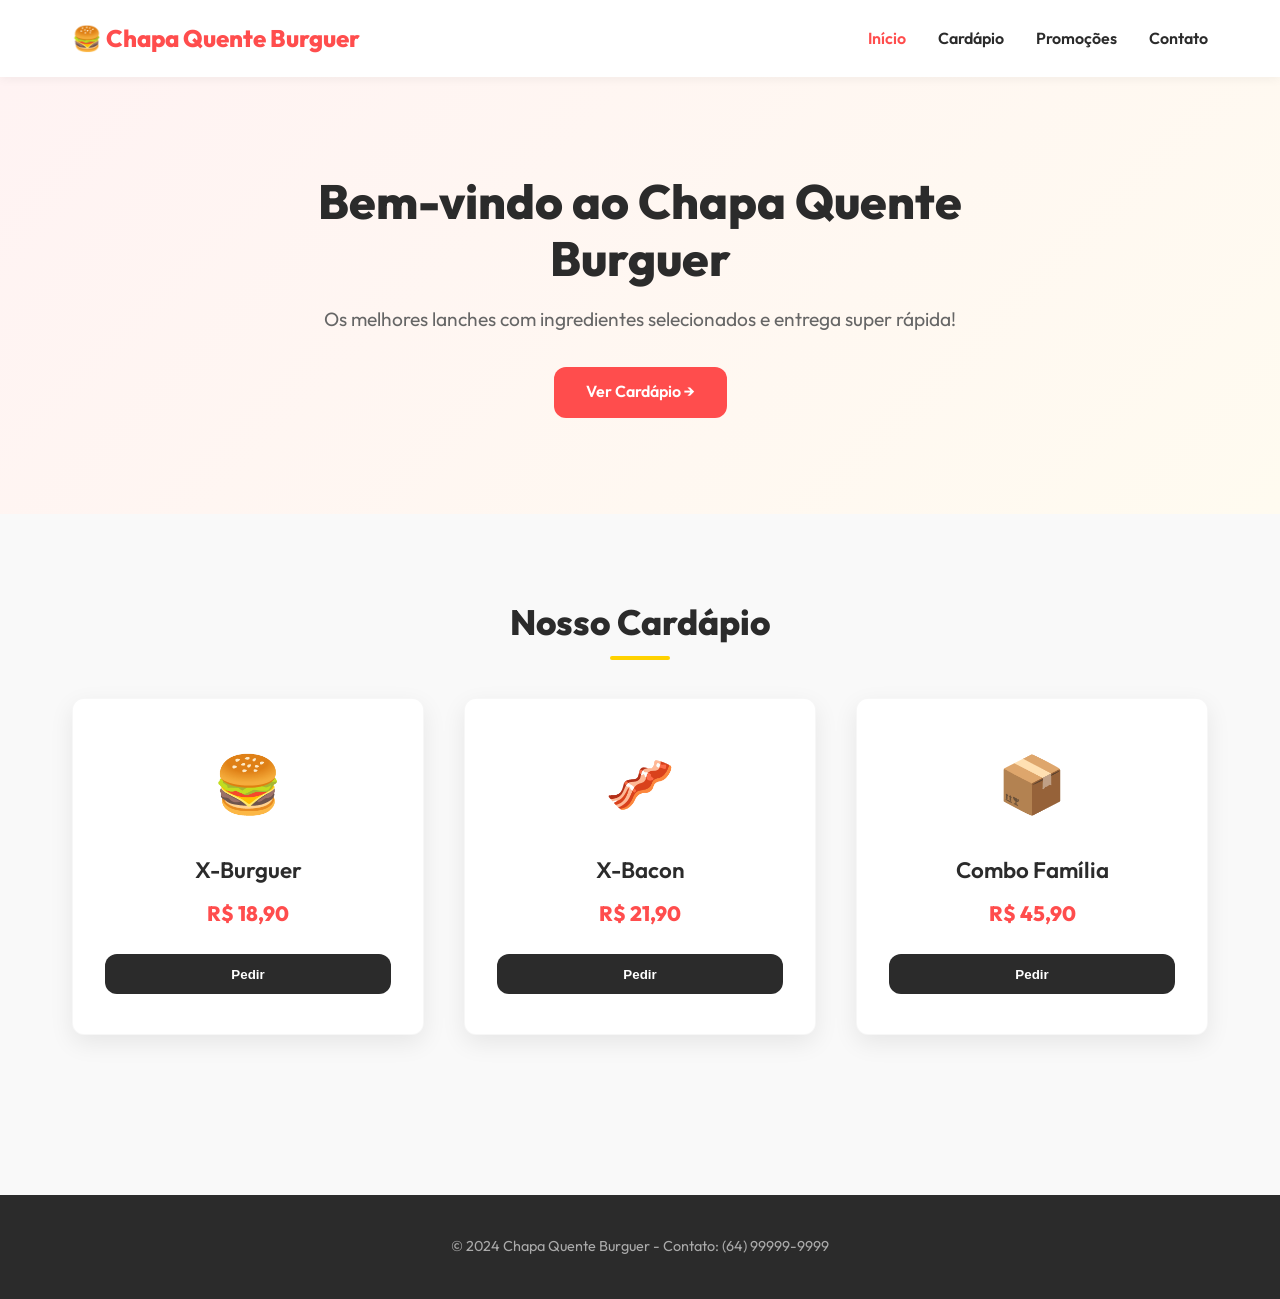
<file: index.html>
<!DOCTYPE html>
<html lang="pt-BR">
<head>
    <meta charset="UTF-8">
    <meta name="viewport" content="width=device-width, initial-scale=1.0">
    <title>Chapa Quente Burguer - Oficial</title>
    <link rel="stylesheet" href="style.css">
    <link href="https://fonts.googleapis.com/css2?family=Outfit:wght@300;400;600;800&display=swap" rel="stylesheet">
</head>
<body>
    <header>
        <nav class="navbar">
            <div class="logo">🍔 Chapa Quente Burguer</div>
            <ul class="nav-links">
                <li><a href="index.html" class="active">Início</a></li>
                <li><a href="#cardapio">Cardápio</a></li>
                <li><a href="promocoes.html">Promoções</a></li>
                <li><a href="#contato">Contato</a></li>
            </ul>
        </nav>
    </header>

    <main>
        <section id="hero">
            <div class="hero-content">
                <h1>Bem-vindo ao Chapa Quente Burguer</h1>
                <p>Os melhores lanches com ingredientes selecionados e entrega super rápida!</p>
                <a href="#cardapio" class="btn btn-primary">Ver Cardápio →</a>
            </div>
        </section>

        <section id="cardapio">
            <h2>Nosso Cardápio</h2>
            <div class="cardapio-grid">
                <div class="card-item">
                    <div class="card-img-placeholder">🍔</div>
                    <h3>X-Burguer</h3>
                    <p class="price">R$ 18,90</p>
                    <button class="btn btn-order" onclick="fazerPedido('X-Burguer')">Pedir</button>
                </div>

                <div class="card-item">
                    <div class="card-img-placeholder">🥓</div>
                    <h3>X-Bacon</h3>
                    <p class="price">R$ 21,90</p>
                    <button class="btn btn-order" onclick="fazerPedido('X-Bacon')">Pedir</button>
                </div>

                <div class="card-item">
                    <div class="card-img-placeholder">📦</div>
                    <h3>Combo Família</h3>
                    <p class="price">R$ 45,90</p>
                    <button class="btn btn-order" onclick="fazerPedido('Combo Família')">Pedir</button>
                </div>
            </div>
        </section>
    </main>

    <footer>
        <p>&copy; 2024 Chapa Quente Burguer - Contato: (64) 99999-9999</p>
    </footer>

    <script src="cardapio.js"></script>
</body>
</html>
</file>
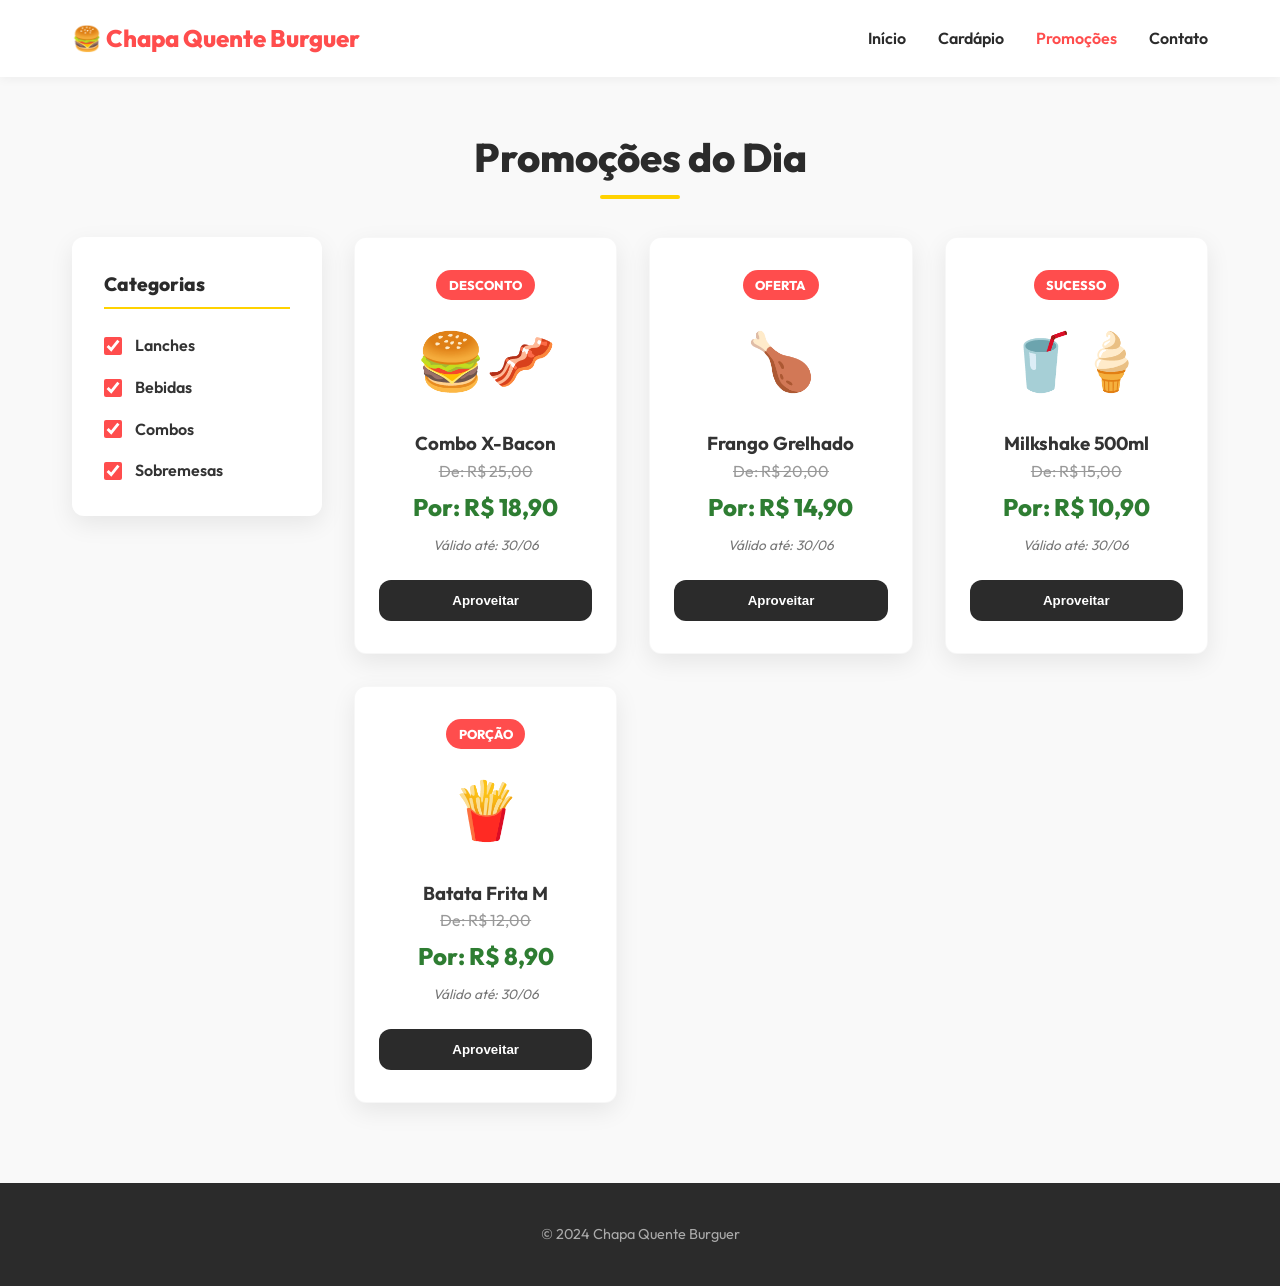
<file: promocoes.html>
<!DOCTYPE html>
<html lang="pt-BR">
<head>
    <meta charset="UTF-8">
    <meta name="viewport" content="width=device-width, initial-scale=1.0">
    <title>Promoções - Chapa Quente Burguer</title>
    <link rel="stylesheet" href="style.css">
    <link href="https://fonts.googleapis.com/css2?family=Outfit:wght@300;400;600;800&display=swap" rel="stylesheet">
    <style>
        /* Custom styles for promotions page matching the wireframe */
        .promo-container {
            display: grid;
            grid-template-columns: 250px 1fr;
            gap: 2rem;
            max-width: 1200px;
            margin: 3rem auto;
            padding: 0 2rem;
        }

        aside.categories-sidebar {
            background-color: #ffffff;
            border-radius: var(--border-radius);
            padding: 2rem;
            box-shadow: var(--card-shadow);
            height: fit-content;
        }

        aside.categories-sidebar h3 {
            font-size: 1.2rem;
            font-weight: 800;
            margin-bottom: 1.5rem;
            color: var(--dark-color);
            border-bottom: 2px solid var(--secondary-color);
            padding-bottom: 0.5rem;
        }

        .category-filter {
            display: flex;
            flex-direction: column;
            gap: 1rem;
        }

        .filter-item {
            display: flex;
            align-items: center;
            gap: 0.8rem;
            cursor: pointer;
            font-weight: 600;
        }

        .filter-item input {
            width: 18px;
            height: 18px;
            accent-color: var(--primary-color);
            cursor: pointer;
        }

        .promo-header {
            text-align: center;
            margin-top: 3rem;
        }

        .promo-header h1 {
            font-size: 2.5rem;
            font-weight: 800;
            color: var(--dark-color);
            position: relative;
            display: inline-block;
        }

        .promo-header h1::after {
            content: '';
            position: absolute;
            bottom: -10px;
            left: 50%;
            transform: translateX(-50%);
            width: 80px;
            height: 4px;
            background-color: var(--secondary-color);
            border-radius: 2px;
        }

        .promo-grid {
            display: grid;
            grid-template-columns: repeat(auto-fit, minmax(250px, 1fr));
            gap: 2rem;
        }

        .promo-card {
            background: #ffffff;
            border-radius: var(--border-radius);
            padding: 2rem 1.5rem;
            box-shadow: var(--card-shadow);
            border: 1px solid rgba(0, 0, 0, 0.03);
            text-align: center;
            transition: var(--transition);
        }

        .promo-card:hover {
            transform: translateY(-5px);
            box-shadow: 0 12px 30px rgba(0, 0, 0, 0.12);
        }

        .promo-badge {
            display: inline-block;
            background-color: var(--primary-color);
            color: white;
            font-size: 0.8rem;
            font-weight: 800;
            padding: 0.3rem 0.8rem;
            border-radius: 20px;
            margin-bottom: 1rem;
        }

        .old-price {
            text-decoration: line-through;
            color: #999;
            font-size: 1rem;
            margin-bottom: 0.2rem;
        }

        .new-price {
            font-size: 1.5rem;
            font-weight: 800;
            color: #2e7d32;
            margin-bottom: 0.5rem;
        }

        .expiry-date {
            font-size: 0.85rem;
            color: #777;
            margin-bottom: 1.5rem;
            font-style: italic;
        }

        @media (max-width: 768px) {
            .promo-container {
                grid-template-columns: 1fr;
            }
        }
    </style>
</head>
<body>
    <header>
        <nav class="navbar">
            <div class="logo">🍔 Chapa Quente Burguer</div>
            <ul class="nav-links">
                <li><a href="index.html">Início</a></li>
                <li><a href="index.html#cardapio">Cardápio</a></li>
                <li><a href="promocoes.html" class="active">Promoções</a></li>
                <li><a href="#contato">Contato</a></li>
            </ul>
        </nav>
    </header>

    <div class="promo-header">
        <h1>Promoções do Dia</h1>
    </div>

    <main class="promo-container">
        <aside class="categories-sidebar">
            <h3>Categorias</h3>
            <div class="category-filter">
                <label class="filter-item">
                    <input type="checkbox" checked> Lanches
                </label>
                <label class="filter-item">
                    <input type="checkbox" checked> Bebidas
                </label>
                <label class="filter-item">
                    <input type="checkbox" checked> Combos
                </label>
                <label class="filter-item">
                    <input type="checkbox" checked> Sobremesas
                </label>
            </div>
        </aside>

        <section class="promo-grid">
            <div class="promo-card">
                <span class="promo-badge">DESCONTO</span>
                <div class="card-img-placeholder">🍔🥓</div>
                <h3>Combo X-Bacon</h3>
                <p class="old-price">De: R$ 25,00</p>
                <p class="new-price">Por: R$ 18,90</p>
                <p class="expiry-date">Válido até: 30/06</p>
                <button class="btn btn-order" onclick="aproveitarPromo('Combo X-Bacon')">Aproveitar</button>
            </div>

            <div class="promo-card">
                <span class="promo-badge">OFERTA</span>
                <div class="card-img-placeholder">🍗</div>
                <h3>Frango Grelhado</h3>
                <p class="old-price">De: R$ 20,00</p>
                <p class="new-price">Por: R$ 14,90</p>
                <p class="expiry-date">Válido até: 30/06</p>
                <button class="btn btn-order" onclick="aproveitarPromo('Frango Grelhado')">Aproveitar</button>
            </div>

            <div class="promo-card">
                <span class="promo-badge">SUCESSO</span>
                <div class="card-img-placeholder">🥤🍦</div>
                <h3>Milkshake 500ml</h3>
                <p class="old-price">De: R$ 15,00</p>
                <p class="new-price">Por: R$ 10,90</p>
                <p class="expiry-date">Válido até: 30/06</p>
                <button class="btn btn-order" onclick="aproveitarPromo('Milkshake 500ml')">Aproveitar</button>
            </div>

            <div class="promo-card">
                <span class="promo-badge">PORÇÃO</span>
                <div class="card-img-placeholder">🍟</div>
                <h3>Batata Frita M</h3>
                <p class="old-price">De: R$ 12,00</p>
                <p class="new-price">Por: R$ 8,90</p>
                <p class="expiry-date">Válido até: 30/06</p>
                <button class="btn btn-order" onclick="aproveitarPromo('Batata Frita M')">Aproveitar</button>
            </div>
        </section>
    </main>

    <footer>
        <p>&copy; 2024 Chapa Quente Burguer</p>
    </footer>

    <script>
        function aproveitarPromo(promoNome) {
            alert(`Promoção Aproveitada! Você adicionou ${promoNome} ao carrinho com desconto! 💸🤩`);
        }
    </script>
</body>
</html>
</file>
<file: style.css>
/* style.css - Estilos da Lanchonete do Bairro */
:root {
    --primary-color: #ff4d4d;
    --primary-hover: #e03d3d;
    --secondary-color: #ffd200;
    --dark-color: #2b2b2b;
    --light-color: #f9f9f9;
    --text-color: #333333;
    --card-shadow: 0 8px 24px rgba(0, 0, 0, 0.08);
    --border-radius: 12px;
    --transition: all 0.3s cubic-bezier(0.25, 0.8, 0.25, 1);
}

* {
    margin: 0;
    padding: 0;
    box-sizing: border-box;
}

body {
    font-family: 'Outfit', -apple-system, BlinkMacSystemFont, 'Segoe UI', Roboto, sans-serif;
    color: var(--text-color);
    background-color: var(--light-color);
    line-height: 1.6;
}

/* Navbar */
header {
    background-color: #ffffff;
    box-shadow: 0 2px 10px rgba(0, 0, 0, 0.05);
    position: sticky;
    top: 0;
    z-index: 1000;
}

.navbar {
    display: flex;
    justify-content: space-between;
    align-items: center;
    max-width: 1200px;
    margin: 0 auto;
    padding: 1.2rem 2rem;
}

.logo {
    font-size: 1.5rem;
    font-weight: 800;
    color: var(--primary-color);
}

.nav-links {
    display: flex;
    list-style: none;
    gap: 2rem;
}

.nav-links a {
    text-decoration: none;
    color: var(--dark-color);
    font-weight: 600;
    transition: var(--transition);
}

.nav-links a:hover,
.nav-links a.active {
    color: var(--primary-color);
}

/* Hero Section */
#hero {
    background: linear-gradient(135deg, #fff3f3 0%, #fffbf0 100%);
    padding: 6rem 2rem;
    text-align: center;
}

.hero-content {
    max-width: 800px;
    margin: 0 auto;
}

.hero-content h1 {
    font-size: 3rem;
    font-weight: 800;
    color: var(--dark-color);
    margin-bottom: 1rem;
    line-height: 1.2;
}

.hero-content p {
    font-size: 1.2rem;
    color: #666;
    margin-bottom: 2rem;
}

/* Buttons */
.btn {
    display: inline-block;
    padding: 0.8rem 2rem;
    border-radius: var(--border-radius);
    font-weight: 600;
    text-decoration: none;
    border: none;
    cursor: pointer;
    transition: var(--transition);
}

.btn-primary {
    background-color: var(--primary-color);
    color: white;
}

.btn-primary:hover {
    background-color: var(--primary-hover);
    transform: translateY(-2px);
    box-shadow: 0 4px 12px rgba(255, 77, 77, 0.3);
}

.btn-order {
    background-color: var(--dark-color);
    color: white;
    width: 100%;
}

.btn-order:hover {
    background-color: var(--primary-color);
    transform: translateY(-2px);
}

/* Cardapio Section */
#cardapio {
    max-width: 1200px;
    margin: 0 auto;
    padding: 5rem 2rem;
    text-align: center;
}

#cardapio h2 {
    font-size: 2.2rem;
    font-weight: 800;
    margin-bottom: 3rem;
    color: var(--dark-color);
    position: relative;
    display: inline-block;
}

#cardapio h2::after {
    content: '';
    position: absolute;
    bottom: -10px;
    left: 50%;
    transform: translateX(-50%);
    width: 60px;
    height: 4px;
    background-color: var(--secondary-color);
    border-radius: 2px;
}

.cardapio-grid {
    display: grid;
    grid-template-columns: repeat(auto-fit, minmax(280px, 1fr));
    gap: 2.5rem;
}

.card-item {
    background: #ffffff;
    border-radius: var(--border-radius);
    padding: 2.5rem 2rem;
    box-shadow: var(--card-shadow);
    transition: var(--transition);
    border: 1px solid rgba(0, 0, 0, 0.03);
}

.card-item:hover {
    transform: translateY(-5px);
    box-shadow: 0 12px 30px rgba(0, 0, 0, 0.12);
}

.card-img-placeholder {
    font-size: 3.5rem;
    margin-bottom: 1.5rem;
}

.card-item h3 {
    font-size: 1.4rem;
    font-weight: 600;
    margin-bottom: 0.5rem;
    color: var(--dark-color);
}

.price {
    font-size: 1.3rem;
    font-weight: 800;
    color: var(--primary-color);
    margin-bottom: 1.5rem;
}

/* Footer */
footer {
    background-color: var(--dark-color);
    color: #aaa;
    text-align: center;
    padding: 2.5rem 2rem;
    margin-top: 5rem;
}

footer p {
    font-size: 0.9rem;
}

@media (max-width: 768px) {
    .navbar {
        flex-direction: column;
        gap: 1rem;
    }
    .hero-content h1 {
        font-size: 2.2rem;
    }
}
</file>
